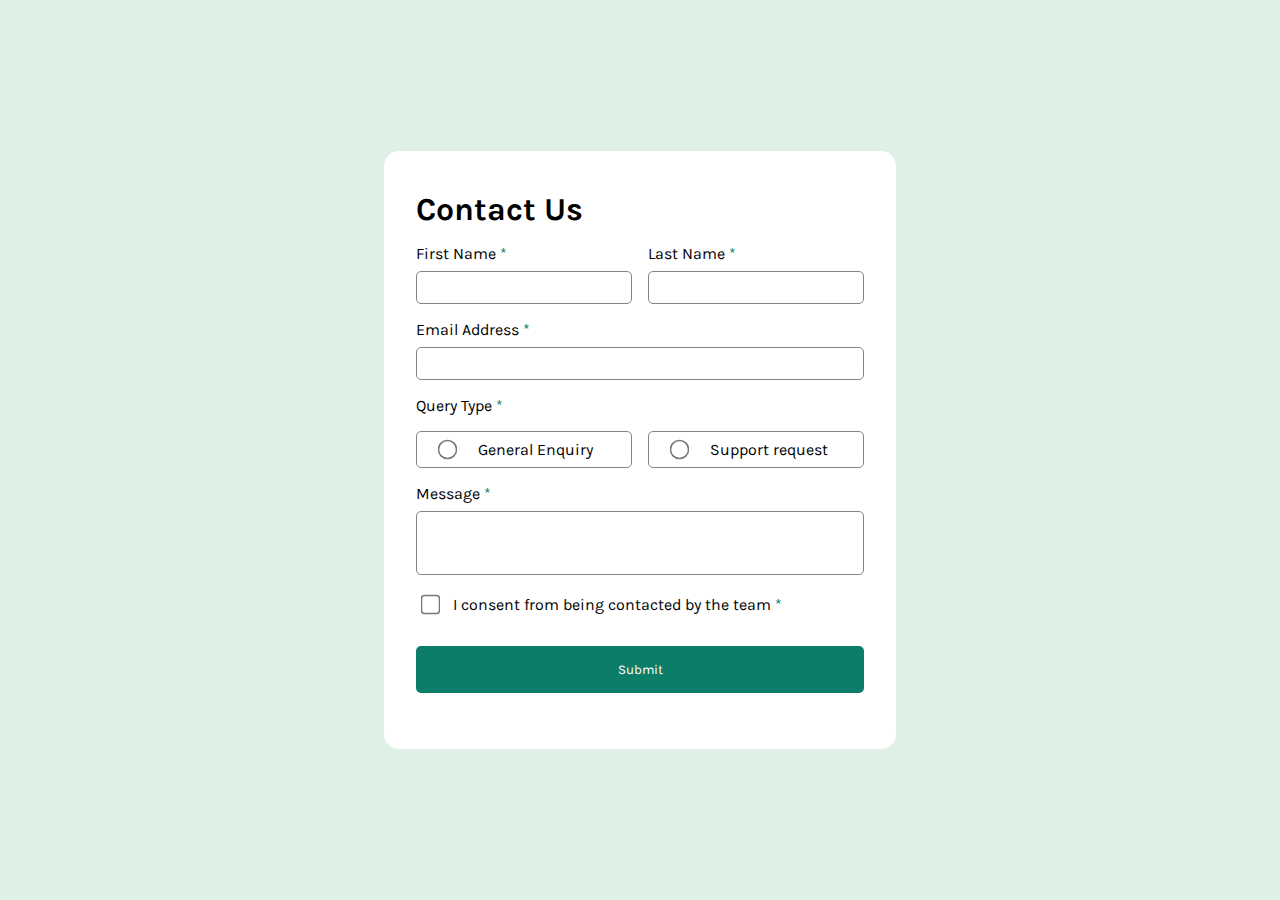
<file: index.html>
<!DOCTYPE html>
<html lang="en">
  <head>
    <meta charset="UTF-8" />
    <meta
      name="viewport"
      content="width=device-width, initial-scale=1.0"
    />
    <link
      rel="stylesheet"
      href="https://cdnjs.cloudflare.com/ajax/libs/font-awesome/6.5.2/css/all.min.css"
      integrity="sha512-SnH5WK+bZxgPHs44uWIX+LLJAJ9/2PkPKZ5QiAj6Ta86w+fsb2TkcmfRyVX3pBnMFcV7oQPJkl9QevSCWr3W6A=="
      crossorigin="anonymous"
      referrerpolicy="no-referrer"
    />
    <link
      rel="icon"
      type="image/png"
      sizes="32x32"
      href="./assets/images/favicon-32x32.png"
    />
    <link
      rel="stylesheet"
      href="style.css"
    />
    <title>Frontend Mentor | Contact form</title>
  </head>
  <body>
    <section class="background">
      <div class="form">
        <h1>Contact Us</h1>
        <form
          action=""
          id="form"
        >
          <div class="flexCon">
            <div>
              <label for="firstName">First Name <span>*</span></label>
              <input
                type="text"
                id="firstName"
              />
              <span
                class="error"
                id="firstNameError"
              ></span>
            </div>
            <div>
              <label for="secondName">Last Name <span>*</span></label>
              <input
                type="text"
                id="lastName"
              />
              <span
                class="error"
                id="lastNameError"
              ></span>
            </div>
          </div>
          <div class="emailCon">
            <label for="email">Email Address <span>*</span></label>
            <input
              type="email"
              id="email"
            />
            <span
              class="error"
              id="emailError"
            ></span>
          </div>
          <div>
            <label>Query Type <span>*</span></label>
            <div class="flexCon">
              <div class="General">
                <input
                  type="radio"
                  id="generalReq"
                  value="general"
                  name="choices"
                />
                <label
                  for="generalReq"
                  class="forGeneral"
                  >General Enquiry</label
                >
              </div>
              <div class="Support">
                <input
                  type="radio"
                  id="supportReq"
                  value="support"
                  name="choices"
                />
                <label
                  for="supportReq"
                  class="forSupport"
                  >Support request</label
                >
              </div>
            </div>
            <span
              class="error"
              id="choicesError"
            ></span>
          </div>
          <div class="messageCon">
            <label for="message">Message <span>*</span></label>
            <textarea
              name=""
              id="message"
            ></textarea>
            <span
              class="error"
              id="messageError"
            ></span>
          </div>
          <div>
            <div class="terms">
              <input
                type="checkbox"
                id="chekies"
              />
              <label for="chekies"
                >I consent from being contacted by the team
                <span>*</span></label
              >
            </div>
            <span
              class="error"
              id="chekiesError"
            ></span>
          </div>
          <input
            type="submit"
            class="button"
          />
        </form>
      </div>
      <div
        class="toastBox"
        id="toastBox"
      >
        <i class="fa-regular fa-circle-check"></i>
        <h1>Message Sent!</h1>
        <p>Thanks for completer the form. We'll be intouch soon!</p>
      </div>
    </section>

    <script src="app.js"></script>
  </body>
</html>
</file>
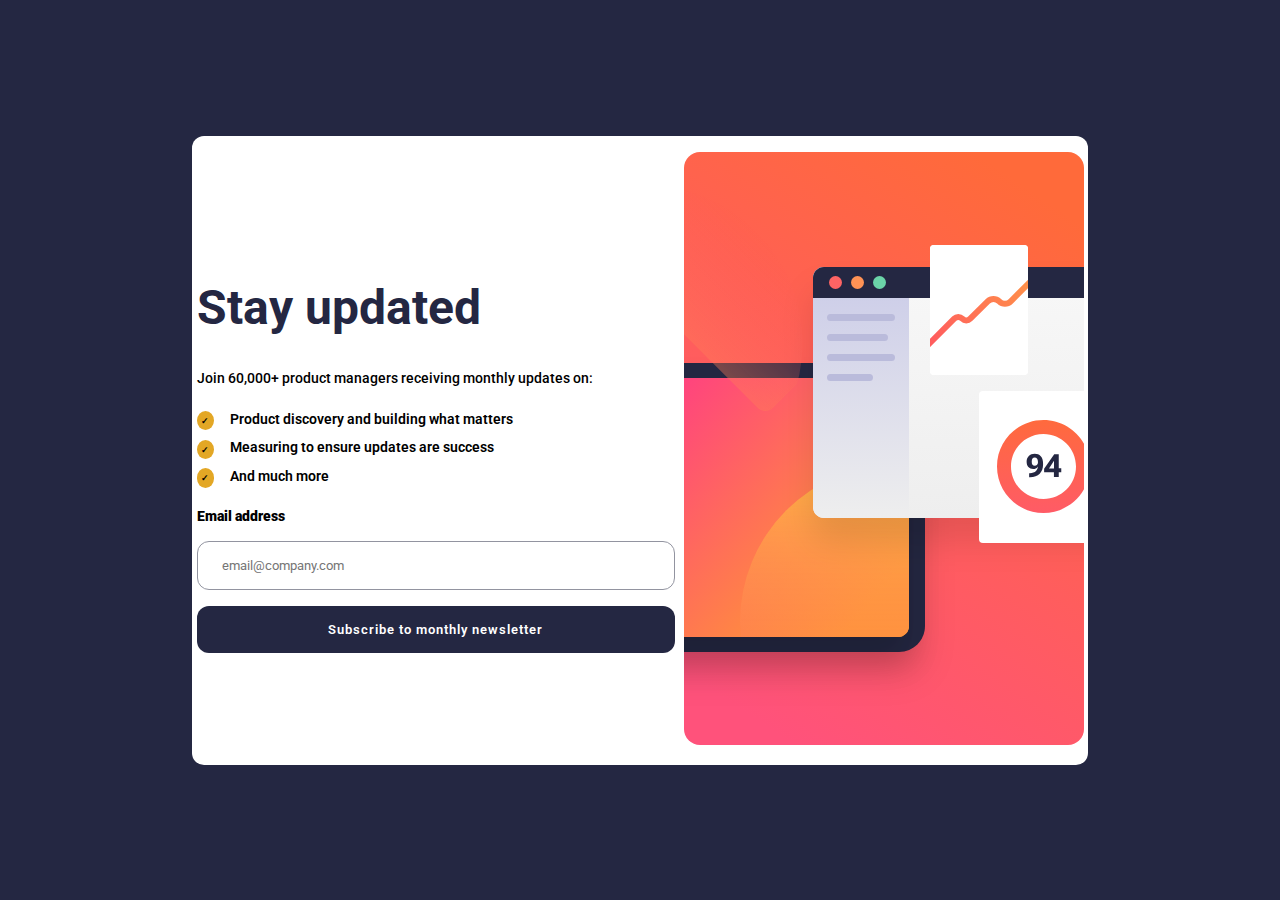
<file: Form_component_2/index.html>
<!DOCTYPE html>
<html lang="en">
  <head>
    <meta charset="UTF-8" />
    <meta
      name="viewport"
      content="width=device-width, initial-scale=1.0"
    />
    <link
      rel="icon"
      type="image/png"
      sizes="32x32"
      href="./assets/images/favicon-32x32.png"
    />
    <link
      rel="stylesheet"
      href="style.css"
    />
    <title>
      Frontend Mentor | Newsletter sign-up form with success message
    </title>
  </head>
  <body>
    <section>
      <div class="wrapper">
        <div>
          <img
            src="./assets/images/illustration-sign-up-desktop.svg"
            alt=""
            width="300"
            class="image"
          />
        </div>
        <div>
          <h1 class="mainHeading">Stay updated</h1>
          <h3 class="info">
            Join 60,000+ product managers receiving monthly updates on:
          </h3>
          <div class="bullets">
            <p>
              <span>&check;</span>Product discovery and building what matters
            </p>
            <p><span>&check;</span>Measuring to ensure updates are success</p>
            <p><span>&check;</span>And much more</p>
          </div>
          <form
            action=""
            id="form"
          >
            <label for="email">Email address</label>
            <h5
              class="error"
              id="error"
            >
              Valid email required
            </h5>
            <input
              type="email"
              name="email"
              id="email"
              placeholder="email@company.com"
            />
            <button
              id="button"
              type="submit"
            >
              Subscribe to monthly newsletter
            </button>
          </form>
        </div>
      </div>
      <div class="successToast">
        <span class="checkers"> &#10003;</span>
        <h1>Thanks for subscribing!</h1>
        <p>
          a confirmation email has been sent to
          <span id="succesEmail">email users</span> please open it and click on
          the button inside to confirm your subscription
        </p>
        <button id="closeButton">Dismiss Message</button>
      </div>
    </section>

    <script src="app.js"></script>
  </body>
</html>
</file>
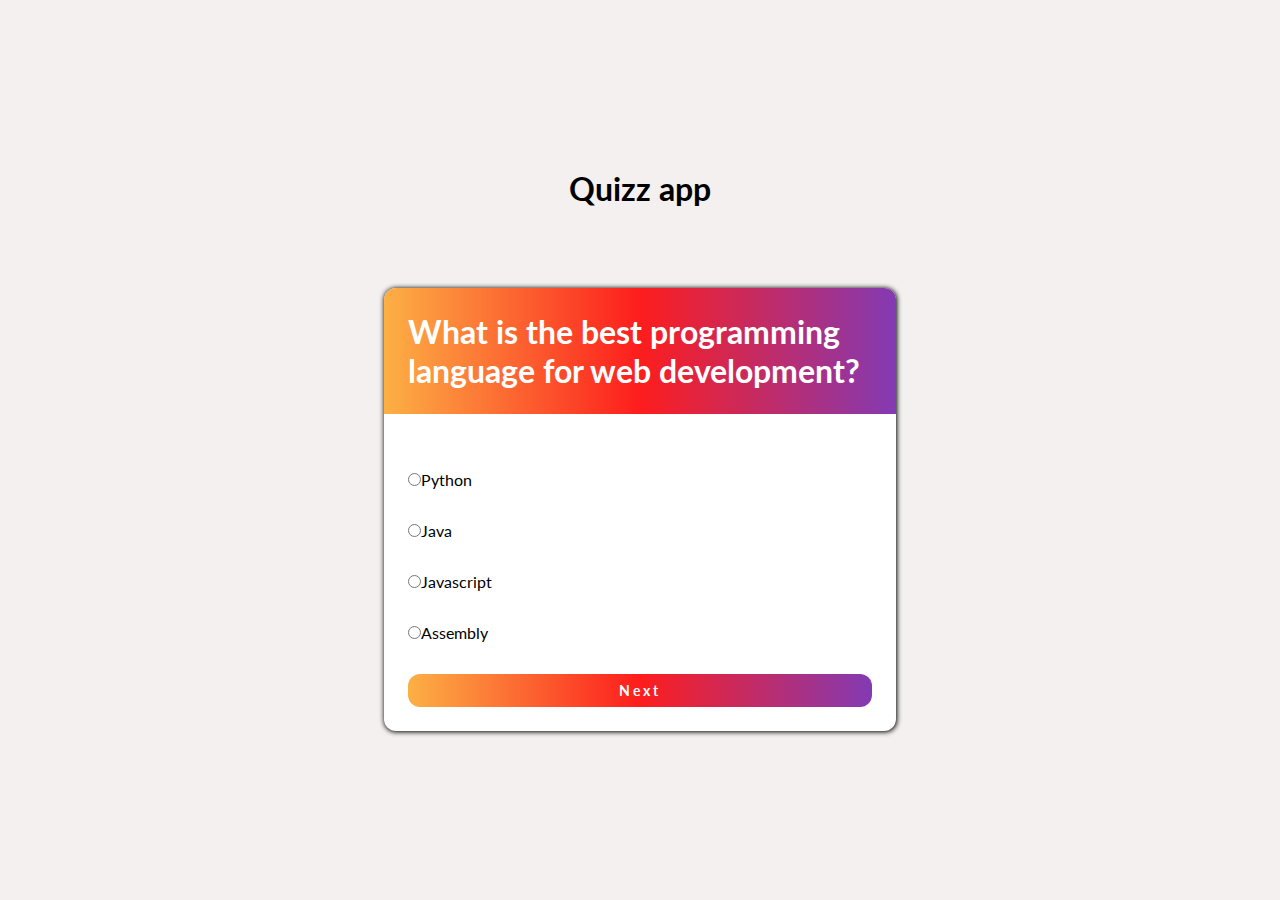
<file: Quiz_component/index.html>
<!DOCTYPE html>
<html lang="en">
  <head>
    <meta charset="UTF-8" />
    <meta
      name="viewport"
      content="width=device-width, initial-scale=1.0"
    />
    <title>Quize app</title>
    <link
      rel="stylesheet"
      href="style.css"
    />
  </head>
  <body>
    <section>
      <h1 id="title">Quizz app</h1>
      <div class="wrapper">
        <h1 id="question">Question 1</h1>
        <form
          action=""
          id="quizForm"
        >
          <div id="choicesContainer"></div>
          <button
            type="submit"
            id="nextButton"
            class="nextButton"
          >
            Next
          </button>
        </form>
      </div>
    </section>

    <script src="app.js"></script>
  </body>
</html>
</file>
<file: style.css>
@import url("https://fonts.googleapis.com/css2?family=Karla:ital,wght@0,200..800;1,200..800&display=swap");

* {
  margin: 0;
  padding: 0;
  box-sizing: border-box;
  font-family: "Karla", "san-serif";
}

:root {
  --lighterGreen: hsl(148, 38%, 91%);
  --mediumGreen: hsl(169, 82%, 27%);
  --darkGreen: hsl(187, 24%, 22%);
}

.background {
  height: 100vh;
  background-color: var(--lighterGreen);
  display: flex;
  justify-content: center;
  align-items: center;
}

.form {
  background-color: white;
  width: 40%;
  height: auto;
  border-radius: 15px;
  padding: 2.5rem 2rem;
}

.form h1 {
  font-weight: 700;
  font-size: 2rem;
}

form span {
  color: var(--mediumGreen);
}

form label {
  display: block;
  text-align: left;
  margin: 0.5rem 0rem;
}

.flexCon {
  display: flex;
  gap: 1rem;
  padding: 0.5rem 0rem;
  flex-wrap: wrap;
}

form div {
  flex: 1;
}

form input {
  width: 100%;
  padding: 0.5rem 1rem;
  border-radius: 5px;
  border: 0.5px solid rgb(131, 131, 131);
}

form input:focus {
  border: 0.5px solid var(--mediumGreen);
}

.General,
.Support {
  display: flex;
  justify-content: start;
  border: 0.5px solid rgb(131, 131, 131);
  border-radius: 5px;
}

#supportReq,
#generalReq {
  width: auto;
  margin: 0rem 1.5rem;
}

.queryText {
  margin: 0.5rem 0rem;
  font-size: 16px;
  font-weight: 400;
}

.emailCon {
  padding-bottom: 0.5rem;
}

form input[type="radio"] {
  transform: scale(1.5);
}

.messageCon textarea {
  border: 0.5px solid rgb(131, 131, 131);
  border-radius: 5px;
  width: 100%;
  height: 4rem;
  padding: 0.5rem;
  resize: none;
}

.terms {
  display: flex;
  padding: 0.5rem 0rem;
}

.terms input {
  width: auto;
  margin: 0rem 1rem 0rem 0.5rem;
  transform: scale(1.5);
}

.button {
  border: none;
  color: white;
  background-color: var(--mediumGreen);
  padding: 1rem 1rem;
  margin: 1rem 0rem;
}

form input:hover,
form input:focus,
.messageCon textarea:hover,
.messageCon textarea:focus,
.terms input:hover,
.terms input:focus {
  border: 2px solid var(--mediumGreen);
  outline: none;
}

.General:focus-within,
.Support:focus-within {
  border: 2px solid var(--mediumGreen);
  background-color: var(--lighterGreen);
}
input[type="radio"]:checked {
  accent-color: var(--mediumGreen);
}
input[type="checkbox"]:checked {
  accent-color: var(--mediumGreen);
}

.error-border {
  border: 1px solid red !important;
}

.error {
  color: red;
  font-size: 0.8rem;
  padding-top: 0.5rem;
  display: none;
}

.toastBox {
  position: absolute;
  top: 5%;
  background-color: var(--darkGreen);
  color: white;
  padding: 1rem 1.5rem;
  border-radius: 12px;
  opacity: 0;
  transition: opacity 0.3s ease;
}

.show {
  opacity: 1;
}

.toastBox h1 {
  display: inline-block;
  line-height: 2;
  font-size: 17px;
}

.toastBox i {
  transform: scale(1.1);
  margin: 1rem 0.5rem;
}

@media (max-width: 1244px) {
  .form {
    width: 50%;
  }
}

@media (max-width: 768px) {
  .form {
    width: 60%;
  }
}

@media (max-width: 500px) {
  .form {
    width: 70%;
  }
}
</file>
<file: Form_component_2/style.css>
@import url("https://fonts.googleapis.com/css2?family=Roboto:ital,wght@0,100;0,300;0,400;0,500;0,700;0,900;1,100;1,300;1,400;1,500;1,700;1,900&display=swap");
* {
  margin: 0;
  padding: 0;
  box-sizing: border-box;
  font-family: "Roboto", sans-serif;
}

:root {
  --slateGrey: hsl(234, 29%, 20%);
  --charcoalGrey: hsl(235, 18%, 26%);
  --grey: hsl(231, 7%, 60%);
  --white: hsl(0, 0%, 100%);
}

section {
  display: flex;
  min-height: 100vh;
  padding: 4rem 0rem;
  justify-content: center;
  align-items: center;
  background-color: var(--slateGrey);
}

.wrapper {
  width: 70%;
  display: flex;
  flex-direction: row-reverse;
  justify-content: space-around;
  align-items: center;
  background-color: white;
  padding: 1rem 0rem;
  border-radius: 12px;
  flex-wrap: wrap;
  position: relative;
  transition: opacity 0.3s ease, visibility 0.3s ease; /* Added transition */
}

.wrapper.hidden {
  opacity: 0;
  visibility: hidden;
}

.image {
  width: 100%;
  height: auto;
  max-width: 600px;
  max-height: 600px;
}

.mainHeading {
  font-size: 3rem;
  color: var(--slateGrey);
  padding: 2rem 0rem;
}

.info {
  font-size: 0.9rem;
  font-weight: 500;
  line-height: 1.5;
  padding-bottom: 1rem;
}

.bullets span {
  background-color: rgb(227, 167, 37);
  padding: 0.3rem;
  border-radius: 50%;
  font-size: 9px;
  font-weight: 900;
  margin-right: 1rem;
}

.bullets p {
  line-height: 2;
  font-size: 0.9rem;
  font-weight: 600;
}

form label {
  display: block;
  margin: 1rem 0rem 1rem 0rem;
  font-size: 0.9rem;
  font-weight: 900;
}

form input {
  margin-bottom: 1rem;
  width: 100%;
  padding: 0.8rem;
  border-radius: 12px;
  border: 1px solid var(--grey);
  padding: 1rem 1.5rem;
}

form button {
  width: 100%;
  padding: 1rem;
  background-color: var(--slateGrey);
  color: white;
  border-radius: 12px;
  border: none;
  font-weight: 600;
  letter-spacing: 1px;
  cursor: pointer;
}

form {
  position: relative;
  width: 100%;
}

.error {
  color: rgb(222, 83, 83);
  position: absolute;
  top: 1%;
  right: 2%;
  font-size: 11px;
  display: none;
}

form input:focus {
  outline: none;
}

.errorInput {
  border-color: red;
  background-color: rgb(238, 202, 202);
}

.successToast {
  width: 30%;
  background-color: var(--white);
  position: absolute;
  padding: 2rem;
  border-radius: 12px;
  opacity: 0;
  transition: opacity 0.3s ease;
  display: none;
}

.open {
  opacity: 1;
  display: block;
}

#succesEmail {
  font-weight: 800;
  color: var(--slateGrey);
}

.checkers {
  padding: 1.2rem 2rem;
  border-radius: 50%;
  font-size: 55px;
  background-color: orangered;
}

.successToast h1 {
  margin: 2rem 0rem;
  font-size: 35px;
  color: var(--slateGrey);
}

.successToast p {
  line-height: 2;
  margin-bottom: 2rem;
}

.successToast button {
  width: 100%;
  padding: 1rem;
  border: none;
  border-radius: 12px;
  background-color: var(--slateGrey);
  color: var(--white);
  font-weight: 800;
}

#closeButton {
  cursor: pointer;
}

@media (max-width: 768px) {
  .wrapper {
    flex-direction: column;
    padding: 2rem;
  }

  .mainHeading {
    font-size: 2rem;
  }

  .info {
    font-size: 0.8rem;
  }

  .bullets p {
    font-size: 0.7rem;
  }

  form {
    width: 100%;
  }

  .successToast {
    width: 80%;
  }
}

@media (max-width: 1272px) {
  .image {
    height: 400px;
  }
}

@media (max-width: 1086px) {
  .image {
    height: 350px;
  }
}
</file>
<file: Quiz_component/style.css>
@import url("https://fonts.googleapis.com/css2?family=Lato:ital,wght@0,100;0,300;0,400;0,700;0,900;1,100;1,300;1,400;1,700;1,900&display=swap");

* {
  margin: 0;
  padding: 0;
  box-sizing: border-box;
  font-family: "Lato", "san-serif";
}

section {
  background-color: rgb(244, 240, 240);
  min-height: 100vh;
  display: flex;
  justify-content: center;
  align-items: center;
  flex-direction: column;
  gap: 5rem;
}

.title {
  font-size: 3rem;
  letter-spacing: 2px;
  font-weight: 900;
  background: #833ab4; /* fallback for old browsers */
  background: -webkit-linear-gradient(
    to right,
    #fcb045,
    #fd1d1d,
    #833ab4
  ); /* Chrome 10-25, Safari 5.1-6 */
  background: linear-gradient(
    to right,
    #fcb045,
    #fd1d1d,
    #833ab4
  ); /* W3C, IE 10+/ Edge, Firefox 16+, Chrome 26+, Opera 12+, Safari 7+ */
  padding: 1rem;
  border-radius: 20px;
  color: white;
}

.wrapper {
  background-color: white;
  width: 40%;
  min-width: 400px;
  max-width: 600px;
  border-radius: 12px;
  overflow: hidden;
  box-shadow: 0.5px 0.5px 5px;
  opacity: 1;
  transition: opacity 0.3s ease;
}

.wrapper h1 {
  width: 100%;
  background: #833ab4; /* fallback for old browsers */
  background: -webkit-linear-gradient(
    to right,
    #fcb045,
    #fd1d1d,
    #833ab4
  ); /* Chrome 10-25, Safari 5.1-6 */
  background: linear-gradient(
    to right,
    #fcb045,
    #fd1d1d,
    #833ab4
  ); /* W3C, IE 10+/ Edge, Firefox 16+, Chrome 26+, Opera 12+, Safari 7+ */
  color: white;
  padding: 1.5rem;
}

form {
  padding: 1.5rem;
}

form div {
  margin: 2rem 0rem;
}

.nextButton {
  width: 100%;
  padding: 0.5rem 1rem;
  border: none;
  border-radius: 12px;
  background: #833ab4; /* fallback for old browsers */
  background: -webkit-linear-gradient(
    to right,
    #fcb045,
    #fd1d1d,
    #833ab4
  ); /* Chrome 10-25, Safari 5.1-6 */
  background: linear-gradient(
    to right,
    #fcb045,
    #fd1d1d,
    #833ab4
  ); /* W3C, IE 10+/ Edge, Firefox 16+, Chrome 26+, Opera 12+, Safari 7+ */

  color: white;
  font-weight: bold;
  font-size: 0.9rem;
  letter-spacing: 3px;
  cursor: pointer;
}
</file>
